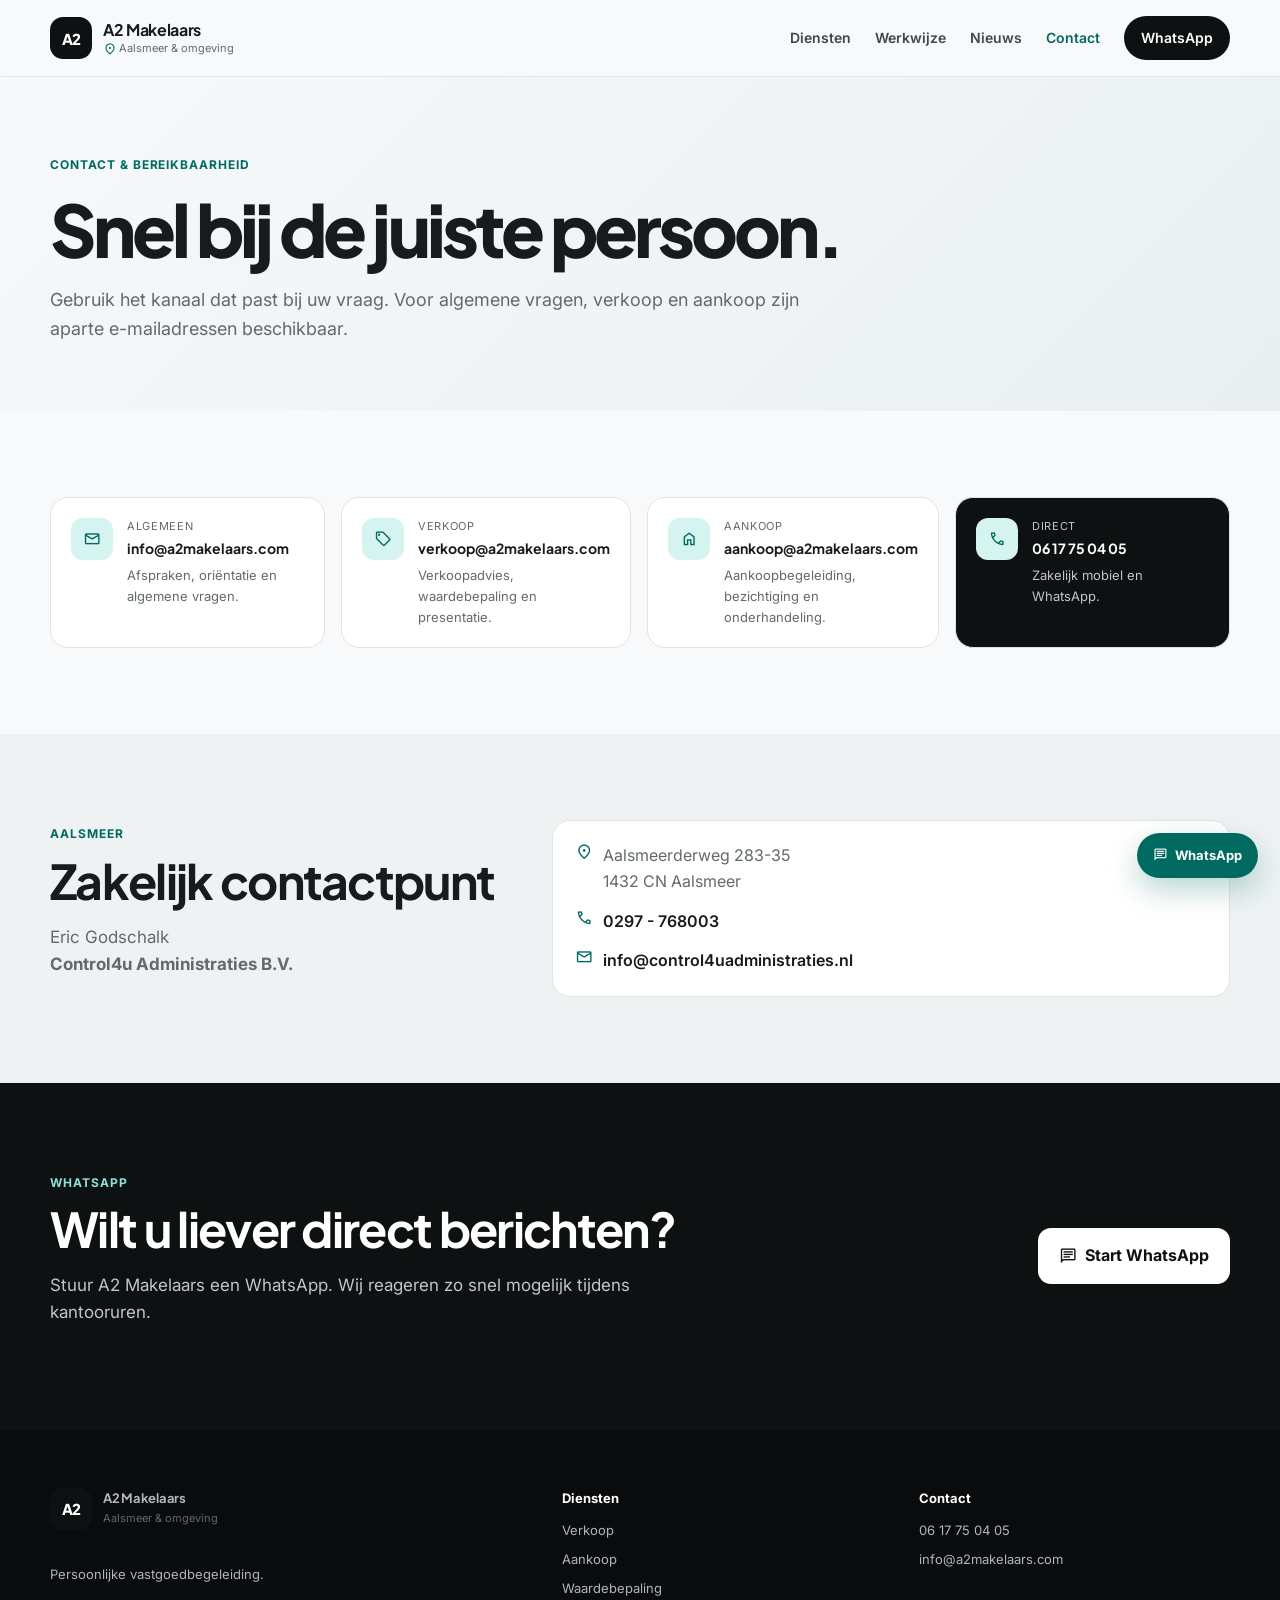
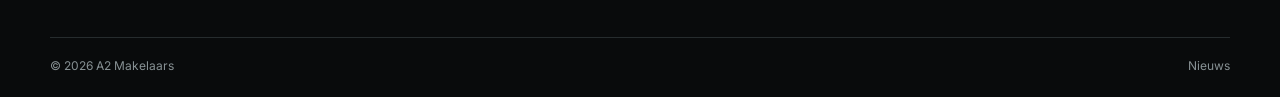
<file: contact.html>
<!doctype html>
<html lang="nl">
<head>
  <meta charset="utf-8"><meta name="viewport" content="width=device-width,initial-scale=1">
  <meta name="description" content="Neem contact op met A2 Makelaars voor verkoop, aankoop, waardebepaling en kavels.">
  <title>Contact | A2 Makelaars</title>
  <link rel="preconnect" href="https://fonts.googleapis.com"><link rel="preconnect" href="https://fonts.gstatic.com" crossorigin>
  <link href="https://fonts.googleapis.com/css2?family=Inter:wght@400;500;600;700&family=Plus+Jakarta+Sans:wght@600;700;800&display=swap" rel="stylesheet">
  <link href="https://fonts.googleapis.com/css2?family=Material+Symbols+Outlined:opsz,wght,FILL,GRAD@20..48,300..700,0..1,-50..200" rel="stylesheet">
  <link rel="stylesheet" href="assets/style.css">
</head>
<body>
<header class="topbar"><div class="shell nav">
  <a class="brand" href="index.html"><span class="brand-badge">A2</span><span class="brand-copy"><strong>A2 Makelaars</strong><small><span class="material-symbols-outlined">location_on</span>Aalsmeer & omgeving</small></span></a>
  <button class="menu-toggle" type="button" aria-label="Menu openen" aria-expanded="false"><span class="material-symbols-outlined">menu</span></button>
  <nav class="nav-links"><a href="index.html#diensten">Diensten</a><a href="index.html#werkwijze">Werkwijze</a><a href="nieuws.html">Nieuws</a><a class="active" href="contact.html">Contact</a><a class="nav-cta" href="https://wa.me/31617750405?text=Goedendag%20A2%20Makelaars%2C%20ik%20heb%20een%20vraag." target="_blank" rel="noopener">WhatsApp</a></nav>
</div></header>

<main>
  <section class="page-hero"><div class="shell"><span class="section-kicker">Contact & bereikbaarheid</span><h1>Snel bij de juiste persoon.</h1><p>Gebruik het kanaal dat past bij uw vraag. Voor algemene vragen, verkoop en aankoop zijn aparte e-mailadressen beschikbaar.</p></div></section>

  <section class="section"><div class="shell contact-options">
    <a class="contact-option" href="mailto:info@a2makelaars.com"><span class="material-symbols-outlined">mail</span><div><small>Algemeen</small><strong>info@a2makelaars.com</strong><p>Afspraken, oriëntatie en algemene vragen.</p></div></a>
    <a class="contact-option" href="mailto:verkoop@a2makelaars.com"><span class="material-symbols-outlined">sell</span><div><small>Verkoop</small><strong>verkoop@a2makelaars.com</strong><p>Verkoopadvies, waardebepaling en presentatie.</p></div></a>
    <a class="contact-option" href="mailto:aankoop@a2makelaars.com"><span class="material-symbols-outlined">home</span><div><small>Aankoop</small><strong>aankoop@a2makelaars.com</strong><p>Aankoopbegeleiding, bezichtiging en onderhandeling.</p></div></a>
    <a class="contact-option featured" href="tel:+31617750405"><span class="material-symbols-outlined">call</span><div><small>Direct</small><strong>06 17 75 04 05</strong><p>Zakelijk mobiel en WhatsApp.</p></div></a>
  </div></section>

  <section class="section section-soft"><div class="shell office-grid">
    <div>
      <span class="section-kicker">Aalsmeer</span><h2>Zakelijk contactpunt</h2>
      <p class="lead-sm">Eric Godschalk<br><strong>Control4u Administraties B.V.</strong></p>
    </div>
    <div class="office-card">
      <div><span class="material-symbols-outlined">location_on</span><p>Aalsmeerderweg 283-35<br>1432 CN Aalsmeer</p></div>
      <div><span class="material-symbols-outlined">call</span><p><a href="tel:+31297768003">0297 - 768003</a></p></div>
      <div><span class="material-symbols-outlined">mail</span><p><a href="mailto:info@control4uadministraties.nl">info@control4uadministraties.nl</a></p></div>
    </div>
  </div></section>

  <section class="section section-dark"><div class="shell contact-split">
    <div><span class="section-kicker light">WhatsApp</span><h2>Wilt u liever direct berichten?</h2><p>Stuur A2 Makelaars een WhatsApp. Wij reageren zo snel mogelijk tijdens kantooruren.</p></div>
    <div class="center-cta"><a class="btn btn-white" href="https://wa.me/31617750405?text=Goedendag%20A2%20Makelaars%2C%20ik%20heb%20een%20vraag." target="_blank" rel="noopener"><span class="material-symbols-outlined">chat</span>Start WhatsApp</a></div>
  </div></section>
</main>

<a class="whatsapp-float" href="https://wa.me/31617750405?text=Goedendag%20A2%20Makelaars%2C%20ik%20heb%20een%20vraag." target="_blank" rel="noopener"><span class="material-symbols-outlined">chat</span>WhatsApp</a>
<footer><div class="shell footer-grid"><div><a class="brand footer-brand" href="index.html"><span class="brand-badge">A2</span><span class="brand-copy"><strong>A2 Makelaars</strong><small>Aalsmeer & omgeving</small></span></a><p>Persoonlijke vastgoedbegeleiding.</p></div><div><strong>Diensten</strong><a href="index.html#verkoop">Verkoop</a><a href="index.html#aankoop">Aankoop</a><a href="index.html#waarde">Waardebepaling</a></div><div><strong>Contact</strong><a href="tel:+31617750405">06 17 75 04 05</a><a href="mailto:info@a2makelaars.com">info@a2makelaars.com</a></div></div><div class="shell footer-bottom"><span>© 2026 A2 Makelaars</span><a href="nieuws.html">Nieuws</a></div></footer>
<script src="assets/script.js"></script>
</body></html>
</file>
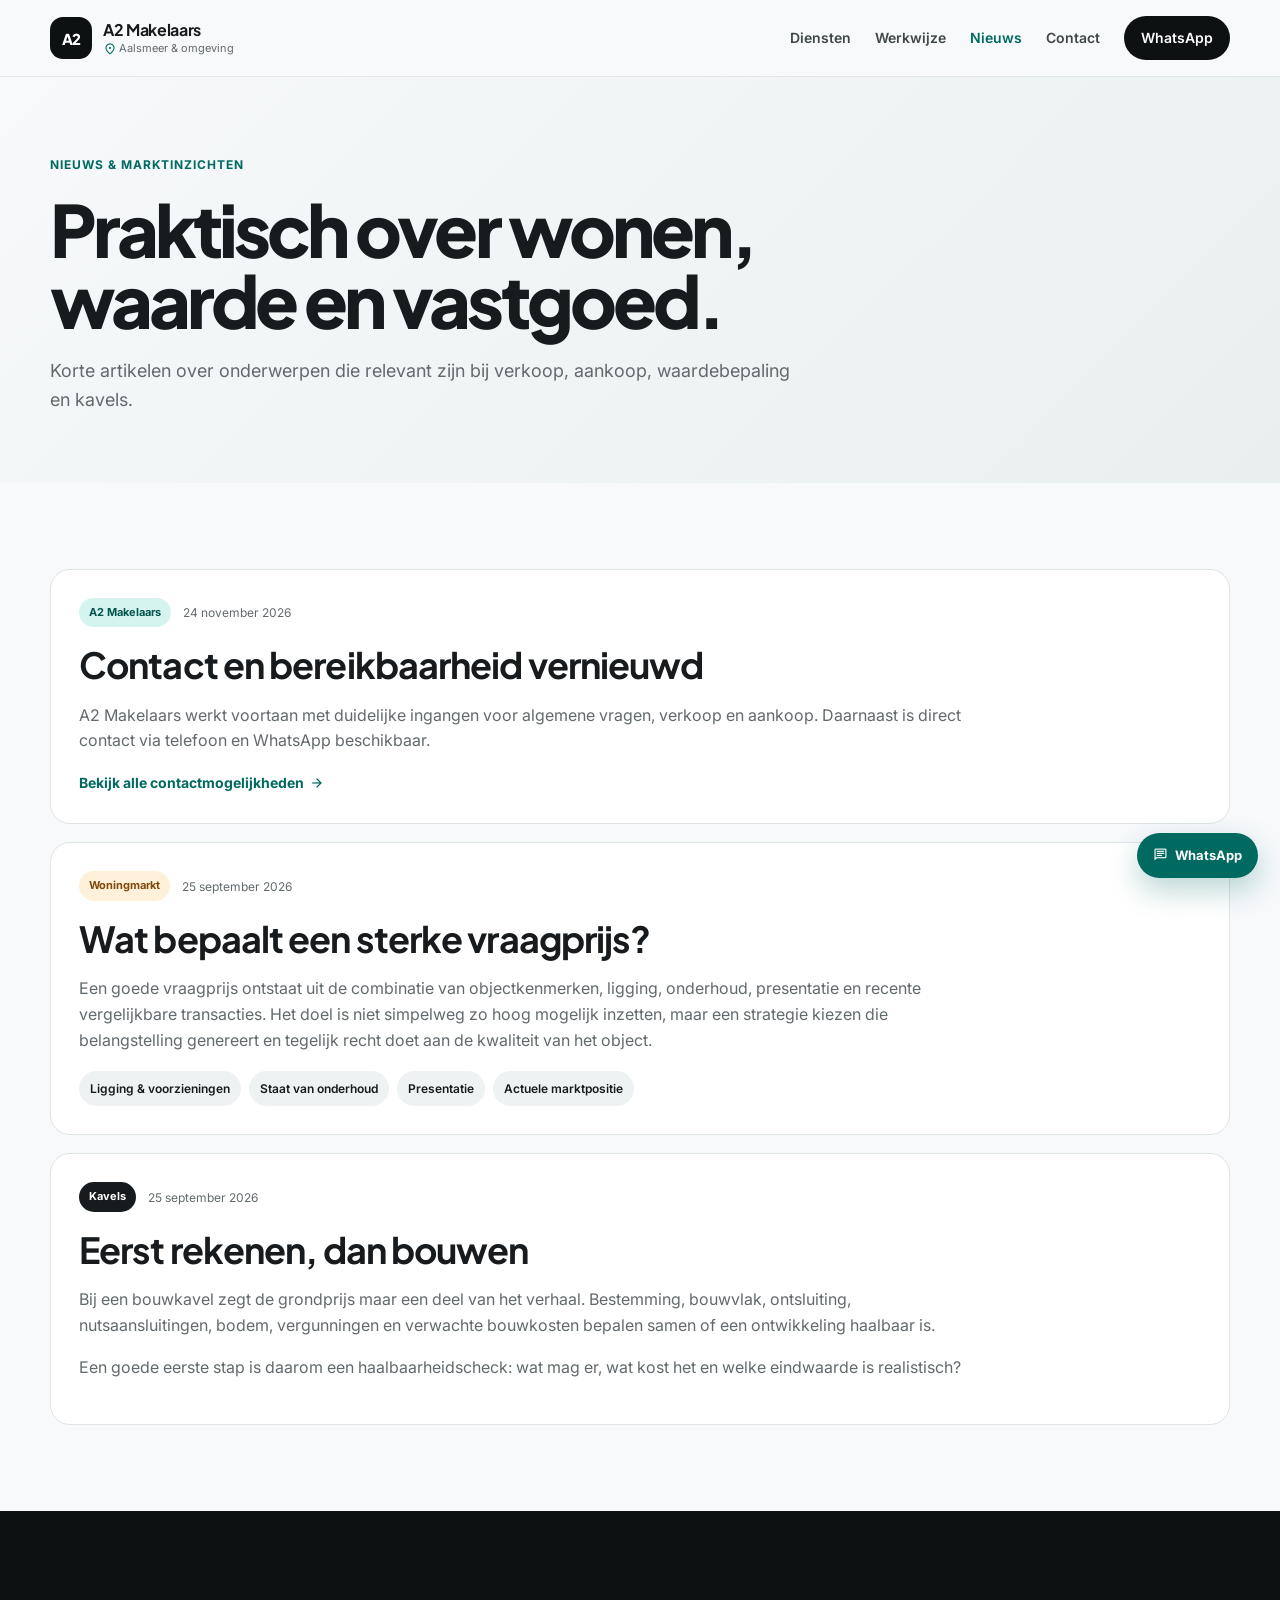
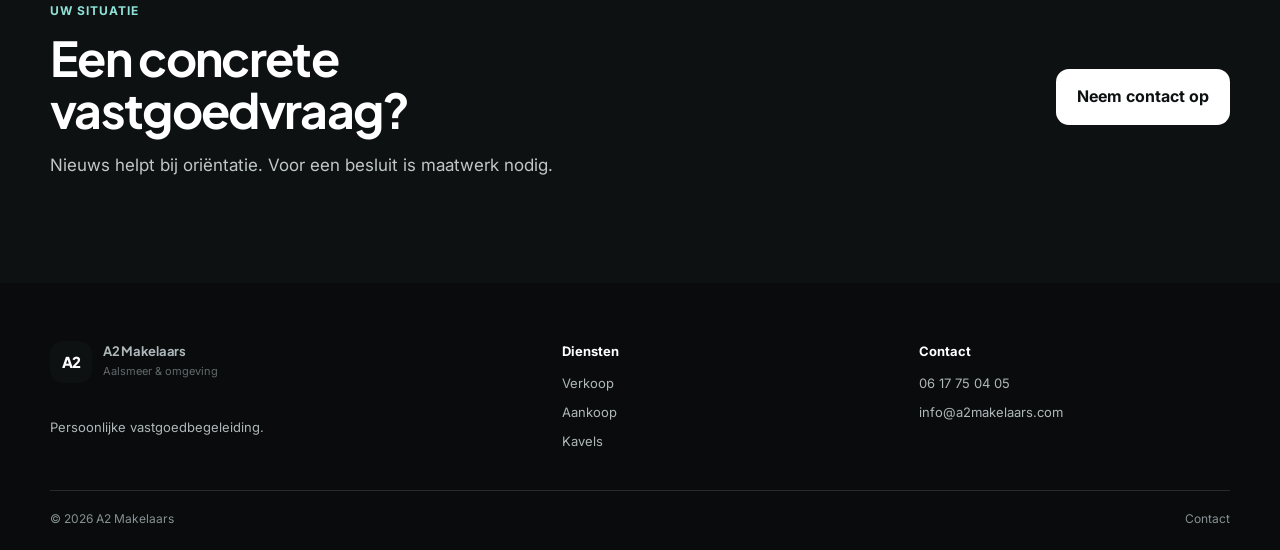
<file: nieuws.html>
<!doctype html>
<html lang="nl">
<head>
  <meta charset="utf-8"><meta name="viewport" content="width=device-width,initial-scale=1">
  <meta name="description" content="Nieuws en vastgoedinzichten van A2 Makelaars.">
  <title>Nieuws | A2 Makelaars</title>
  <link rel="preconnect" href="https://fonts.googleapis.com"><link rel="preconnect" href="https://fonts.gstatic.com" crossorigin>
  <link href="https://fonts.googleapis.com/css2?family=Inter:wght@400;500;600;700&family=Plus+Jakarta+Sans:wght@600;700;800&display=swap" rel="stylesheet">
  <link href="https://fonts.googleapis.com/css2?family=Material+Symbols+Outlined:opsz,wght,FILL,GRAD@20..48,300..700,0..1,-50..200" rel="stylesheet">
  <link rel="stylesheet" href="assets/style.css">
</head>
<body>
<header class="topbar"><div class="shell nav">
  <a class="brand" href="index.html"><span class="brand-badge">A2</span><span class="brand-copy"><strong>A2 Makelaars</strong><small><span class="material-symbols-outlined">location_on</span>Aalsmeer & omgeving</small></span></a>
  <button class="menu-toggle" type="button" aria-label="Menu openen" aria-expanded="false"><span class="material-symbols-outlined">menu</span></button>
  <nav class="nav-links"><a href="index.html#diensten">Diensten</a><a href="index.html#werkwijze">Werkwijze</a><a class="active" href="nieuws.html">Nieuws</a><a href="contact.html">Contact</a><a class="nav-cta" href="https://wa.me/31617750405?text=Goedendag%20A2%20Makelaars%2C%20ik%20heb%20een%20vraag." target="_blank" rel="noopener">WhatsApp</a></nav>
</div></header>

<main>
  <section class="page-hero"><div class="shell"><span class="section-kicker">Nieuws & marktinzichten</span><h1>Praktisch over wonen, waarde en vastgoed.</h1><p>Korte artikelen over onderwerpen die relevant zijn bij verkoop, aankoop, waardebepaling en kavels.</p></div></section>

  <section class="section"><div class="shell article-list">
    <article class="article-card">
      <div class="article-meta"><span class="pill pill-green">A2 Makelaars</span><time datetime="2026-11-24">24 november 2026</time></div>
      <h2>Contact en bereikbaarheid vernieuwd</h2>
      <p>A2 Makelaars werkt voortaan met duidelijke ingangen voor algemene vragen, verkoop en aankoop. Daarnaast is direct contact via telefoon en WhatsApp beschikbaar.</p>
      <a class="text-link" href="contact.html">Bekijk alle contactmogelijkheden <span class="material-symbols-outlined">arrow_forward</span></a>
    </article>

    <article class="article-card" id="vraagprijs">
      <div class="article-meta"><span class="pill pill-gold">Woningmarkt</span><time datetime="2026-09-25">25 september 2026</time></div>
      <h2>Wat bepaalt een sterke vraagprijs?</h2>
      <p>Een goede vraagprijs ontstaat uit de combinatie van objectkenmerken, ligging, onderhoud, presentatie en recente vergelijkbare transacties. Het doel is niet simpelweg zo hoog mogelijk inzetten, maar een strategie kiezen die belangstelling genereert en tegelijk recht doet aan de kwaliteit van het object.</p>
      <div class="article-points"><span>Ligging & voorzieningen</span><span>Staat van onderhoud</span><span>Presentatie</span><span>Actuele marktpositie</span></div>
    </article>

    <article class="article-card" id="kavels">
      <div class="article-meta"><span class="pill pill-dark">Kavels</span><time datetime="2026-09-25">25 september 2026</time></div>
      <h2>Eerst rekenen, dan bouwen</h2>
      <p>Bij een bouwkavel zegt de grondprijs maar een deel van het verhaal. Bestemming, bouwvlak, ontsluiting, nutsaansluitingen, bodem, vergunningen en verwachte bouwkosten bepalen samen of een ontwikkeling haalbaar is.</p>
      <p>Een goede eerste stap is daarom een haalbaarheidscheck: wat mag er, wat kost het en welke eindwaarde is realistisch?</p>
    </article>
  </div></section>

  <section class="section section-dark"><div class="shell contact-split"><div><span class="section-kicker light">Uw situatie</span><h2>Een concrete vastgoedvraag?</h2><p>Nieuws helpt bij oriëntatie. Voor een besluit is maatwerk nodig.</p></div><div class="center-cta"><a class="btn btn-white" href="contact.html">Neem contact op</a></div></div></section>
</main>

<a class="whatsapp-float" href="https://wa.me/31617750405?text=Goedendag%20A2%20Makelaars%2C%20ik%20heb%20een%20vraag." target="_blank" rel="noopener"><span class="material-symbols-outlined">chat</span>WhatsApp</a>
<footer><div class="shell footer-grid"><div><a class="brand footer-brand" href="index.html"><span class="brand-badge">A2</span><span class="brand-copy"><strong>A2 Makelaars</strong><small>Aalsmeer & omgeving</small></span></a><p>Persoonlijke vastgoedbegeleiding.</p></div><div><strong>Diensten</strong><a href="index.html#verkoop">Verkoop</a><a href="index.html#aankoop">Aankoop</a><a href="index.html#kavels">Kavels</a></div><div><strong>Contact</strong><a href="tel:+31617750405">06 17 75 04 05</a><a href="mailto:info@a2makelaars.com">info@a2makelaars.com</a></div></div><div class="shell footer-bottom"><span>© 2026 A2 Makelaars</span><a href="contact.html">Contact</a></div></footer>
<script src="assets/script.js"></script>
</body></html>
</file>
<file: assets/style.css>
:root{--bg:#f7f9fb;--surface:#fff;--surface2:#eef2f3;--text:#171b1d;--muted:#626a6d;--line:#dfe4e6;--dark:#0e1112;--teal:#006a61;--tealSoft:#d6f4ef;--gold:#b46d16;--goldSoft:#fff0da;--radius:22px;--shadow:0 14px 45px rgba(18,30,32,.08)}*{box-sizing:border-box}html{scroll-behavior:smooth}body{margin:0;background:var(--bg);color:var(--text);font-family:Inter,system-ui,sans-serif;line-height:1.6}a{color:inherit;text-decoration:none}img{display:block;max-width:100%}.material-symbols-outlined{font-size:1.15em;vertical-align:middle}.shell{width:min(1180px,calc(100% - 40px));margin:auto}.topbar{position:sticky;top:0;z-index:50;background:rgba(247,249,251,.88);backdrop-filter:blur(18px);border-bottom:1px solid rgba(223,228,230,.8)}.nav{min-height:76px;display:flex;align-items:center;justify-content:space-between;gap:24px}.brand{display:flex;align-items:center;gap:11px;min-width:0}.brand-badge{width:42px;height:42px;border-radius:13px;background:var(--dark);color:#fff;display:grid;place-items:center;font:800 15px "Plus Jakarta Sans";letter-spacing:-.04em}.brand-copy{display:flex;flex-direction:column;min-width:0}.brand-copy strong{font:700 16px "Plus Jakarta Sans";letter-spacing:-.02em}.brand-copy small{display:flex;align-items:center;gap:2px;color:var(--muted);font-size:11px;white-space:nowrap}.brand-copy small .material-symbols-outlined{color:var(--teal);font-size:14px}.nav-links{display:flex;align-items:center;gap:24px;font-weight:600;font-size:14px}.nav-links>a:not(.nav-cta){color:#3f4749}.nav-links>a:hover,.nav-links>a.active{color:var(--teal)}.nav-cta{background:var(--dark);color:#fff;padding:11px 17px;border-radius:999px}.menu-toggle{display:none;border:0;background:transparent;width:44px;height:44px;border-radius:50%;cursor:pointer}.hero{padding:56px 0 26px}.hero-grid{display:grid;grid-template-columns:1.02fr .98fr;gap:52px;align-items:center}.eyebrow,.section-kicker{display:inline-flex;align-items:center;gap:6px;color:var(--teal);font-size:12px;text-transform:uppercase;letter-spacing:.08em;font-weight:700}.hero h1,.page-hero h1{font:800 clamp(42px,6vw,72px)/.99 "Plus Jakarta Sans";letter-spacing:-.055em;margin:16px 0 22px}.hero-copy>p,.page-hero p{font-size:18px;color:var(--muted);max-width:680px}.hero-actions{display:flex;gap:12px;flex-wrap:wrap;margin:32px 0 22px}.btn{display:inline-flex;align-items:center;justify-content:center;gap:8px;padding:14px 20px;border-radius:13px;font-weight:700;border:1px solid transparent;transition:.2s ease}.btn:hover{transform:translateY(-1px)}.btn-dark{background:var(--dark);color:#fff}.btn-light{background:#fff;border-color:var(--line)}.btn-white{background:#fff;color:var(--dark)}.btn-outline-white{border-color:rgba(255,255,255,.3);color:#fff}.micro-proof{display:flex;gap:16px;flex-wrap:wrap;color:var(--muted);font-size:13px}.micro-proof span{display:flex;align-items:center;gap:5px}.micro-proof .material-symbols-outlined{color:var(--teal)}.hero-visual{position:relative;border-radius:30px;overflow:hidden;min-height:510px;box-shadow:var(--shadow);background:#ddd}.hero-visual img{width:100%;height:100%;min-height:510px;object-fit:cover}.hero-visual:after{content:"";position:absolute;inset:0;background:linear-gradient(to top,rgba(0,0,0,.65),transparent 55%)}.hero-overlay{position:absolute;z-index:2;left:24px;right:24px;bottom:22px;color:#fff;display:flex;flex-direction:column;align-items:flex-start;gap:8px}.hero-overlay strong{font:700 22px/1.2 "Plus Jakarta Sans"}.hero-overlay small{color:rgba(255,255,255,.78)}.pill{display:inline-flex;align-items:center;padding:6px 10px;border-radius:999px;font-size:11px;font-weight:700}.pill-green{background:var(--tealSoft);color:#04554e}.pill-gold{background:var(--goldSoft);color:#7f4a0e}.pill-dark{background:#171b1d;color:#fff}.intent{padding:12px 0 0}.intent-box{background:#fff;border:1px solid var(--line);border-radius:20px;padding:18px;display:flex;align-items:center;justify-content:space-between;gap:18px;box-shadow:0 8px 30px rgba(24,35,37,.05)}.intent-box>div:first-child{display:flex;flex-direction:column}.intent-box small{color:var(--muted)}.intent-pills{display:flex;gap:8px;overflow:auto}.intent-pills a{display:flex;align-items:center;gap:6px;white-space:nowrap;padding:10px 13px;border-radius:999px;background:var(--surface2);font-size:13px;font-weight:600}.intent-pills a:hover{background:var(--dark);color:#fff}.section{padding:86px 0}.section-soft{background:#eef2f3}.section-dark{background:var(--dark);color:#fff}.section-head{display:flex;align-items:end;justify-content:space-between;gap:24px;margin-bottom:32px}.section-head h2,.media-copy h2,.contact-split h2,.office-grid h2{font:700 clamp(30px,4vw,48px)/1.08 "Plus Jakarta Sans";letter-spacing:-.035em;margin:9px 0 0}.text-link{display:inline-flex;align-items:center;gap:5px;font-weight:700;color:var(--teal);font-size:14px}.property-grid{display:grid;grid-template-columns:repeat(4,1fr);gap:18px}.property-card{background:#fff;border:1px solid var(--line);border-radius:20px;overflow:hidden;box-shadow:0 7px 24px rgba(20,33,35,.04);transition:.22s ease}.property-card:hover{transform:translateY(-4px);box-shadow:var(--shadow)}.card-image{position:relative;aspect-ratio:16/11;background:#dce3e4;overflow:hidden}.card-image img{width:100%;height:100%;object-fit:cover;transition:.35s ease}.property-card:hover .card-image img{transform:scale(1.035)}.card-image .pill{position:absolute;top:12px;left:12px}.card-image-graphic{display:grid;place-items:center;background:linear-gradient(145deg,#d5efe9,#a9d4ca)}.big-icon{font-size:78px!important;color:#125e55}.card-body{padding:18px}.card-body h3{font:700 20px "Plus Jakarta Sans";margin:0 0 8px}.card-body p{color:var(--muted);font-size:14px;min-height:66px}.card-body a{display:inline-flex;align-items:center;gap:4px;color:var(--teal);font-size:13px;font-weight:700}.media-grid{display:grid;grid-template-columns:1fr .72fr;align-items:center;gap:70px}.media-copy p{color:var(--muted);font-size:17px;max-width:620px}.phone-video{width:min(350px,100%);aspect-ratio:9/16;border:10px solid var(--dark);border-radius:34px;overflow:hidden;margin-left:auto;box-shadow:var(--shadow);background:#000}.phone-video iframe{width:100%;height:100%;border:0}.steps{display:grid;grid-template-columns:repeat(4,1fr);gap:16px}.steps article{background:#fff;border:1px solid var(--line);border-radius:18px;padding:22px}.steps article>span{font-size:11px;color:var(--teal);font-weight:700}.step-icon{width:44px;height:44px;border-radius:13px;background:var(--tealSoft);color:var(--teal);display:grid;place-items:center;margin:22px 0}.steps h3{font:700 18px "Plus Jakarta Sans";margin:0 0 8px}.steps p{color:var(--muted);font-size:14px}.contact-split{display:grid;grid-template-columns:1.15fr .85fr;gap:60px;align-items:center}.contact-split>div>p{color:#bfc7c9;font-size:17px;max-width:680px}.section-kicker.light{color:#8ee2d7}.contact-actions{display:flex;gap:12px;flex-wrap:wrap;margin-top:26px}.contact-card{background:#181d1f;border:1px solid #2c3335;border-radius:20px;padding:26px}.contact-card h3{font:700 24px "Plus Jakarta Sans";margin:8px 0}.contact-card p{color:#c4cbcd}.contact-card a{color:#fff}.contact-label{font-size:11px;text-transform:uppercase;letter-spacing:.08em;color:#8ee2d7}.light-link{color:#8ee2d7}.news-grid{display:grid;grid-template-columns:repeat(3,1fr);gap:16px}.news-card{background:#fff;border:1px solid var(--line);border-radius:18px;padding:22px}.news-card>span{font-size:11px;color:var(--muted);font-weight:600}.news-card h3{font:700 19px/1.3 "Plus Jakarta Sans";margin:12px 0}.news-card p{color:var(--muted);font-size:14px}.news-card a{color:var(--teal);font-weight:700;font-size:13px}.whatsapp-float{position:fixed;right:22px;bottom:22px;z-index:45;display:flex;align-items:center;gap:7px;padding:12px 16px;border-radius:999px;background:var(--teal);color:#fff;font-weight:700;font-size:13px;box-shadow:0 12px 30px rgba(0,106,97,.28)}footer{background:#090b0c;color:#fff;padding:58px 0 22px}.footer-grid{display:grid;grid-template-columns:1.5fr 1fr 1fr;gap:46px}.footer-brand{margin-bottom:13px}.footer-grid>div{display:flex;flex-direction:column;gap:8px}.footer-grid p,.footer-grid a{color:#aeb7b9;font-size:13px}.footer-grid strong{font-size:13px;margin-bottom:4px}.footer-bottom{display:flex;justify-content:space-between;border-top:1px solid #262c2e;margin-top:38px;padding-top:18px;color:#879194;font-size:12px}.page-hero{padding:74px 0 50px;background:linear-gradient(135deg,#f7f9fb,#e9efef)}.page-hero h1{max-width:850px}.page-hero p{max-width:760px}.contact-options{display:grid;grid-template-columns:repeat(4,1fr);gap:16px}.contact-option{display:flex;gap:14px;background:#fff;border:1px solid var(--line);border-radius:18px;padding:20px;transition:.2s ease}.contact-option:hover{transform:translateY(-3px);box-shadow:var(--shadow)}.contact-option>span{width:42px;height:42px;border-radius:12px;background:var(--tealSoft);color:var(--teal);display:grid;place-items:center;flex:0 0 auto}.contact-option small{display:block;color:var(--muted);font-size:11px;text-transform:uppercase;letter-spacing:.06em}.contact-option strong{display:block;font:700 14px "Plus Jakarta Sans";margin:3px 0}.contact-option p{color:var(--muted);font-size:13px;margin:8px 0 0}.contact-option.featured{background:var(--dark);color:#fff}.contact-option.featured p,.contact-option.featured small{color:#bfc7c9}.office-grid{display:grid;grid-template-columns:.8fr 1.2fr;gap:50px;align-items:start}.lead-sm{font-size:17px;color:var(--muted)}.office-card{background:#fff;border:1px solid var(--line);border-radius:18px;padding:22px;display:grid;gap:14px}.office-card>div{display:flex;gap:10px;align-items:flex-start}.office-card>div>span{color:var(--teal)}.office-card p{margin:0;color:var(--muted)}.office-card a{color:var(--text);font-weight:600}.center-cta{display:flex;justify-content:flex-end}.article-list{display:grid;gap:18px}.article-card{background:#fff;border:1px solid var(--line);border-radius:20px;padding:28px}.article-meta{display:flex;align-items:center;gap:12px}.article-meta time{font-size:12px;color:var(--muted)}.article-card h2{font:700 clamp(25px,3vw,36px)/1.15 "Plus Jakarta Sans";letter-spacing:-.025em;margin:17px 0}.article-card p{color:var(--muted);max-width:900px}.article-points{display:flex;gap:8px;flex-wrap:wrap;margin-top:18px}.article-points span{background:var(--surface2);padding:8px 11px;border-radius:999px;font-size:12px;font-weight:600}@media(max-width:1020px){.property-grid,.contact-options{grid-template-columns:repeat(2,1fr)}.hero-grid,.media-grid,.contact-split,.office-grid{grid-template-columns:1fr}.hero-visual{min-height:440px}.phone-video{margin:0 auto}.center-cta{justify-content:flex-start}}@media(max-width:760px){.shell{width:min(100% - 28px,1180px)}.nav{min-height:68px}.menu-toggle{display:grid;place-items:center}.nav-links{display:none;position:absolute;left:14px;right:14px;top:62px;flex-direction:column;align-items:stretch;background:#fff;border:1px solid var(--line);border-radius:16px;padding:14px;box-shadow:var(--shadow)}.nav-links.open{display:flex}.nav-links a{padding:8px 4px}.nav-cta{text-align:center}.hero{padding-top:34px}.hero h1,.page-hero h1{font-size:42px}.hero-grid{gap:30px}.hero-visual,.hero-visual img{min-height:380px}.intent-box{align-items:flex-start;flex-direction:column}.intent-pills{width:100%}.section{padding:64px 0}.section-head{align-items:flex-start;flex-direction:column}.property-grid,.steps,.news-grid,.contact-options{grid-template-columns:1fr}.card-body p{min-height:0}.footer-grid{grid-template-columns:1fr 1fr}.footer-grid>div:first-child{grid-column:1/-1}.whatsapp-float{right:14px;bottom:14px}.contact-actions{flex-direction:column}.contact-actions .btn{width:100%}}
</file>
